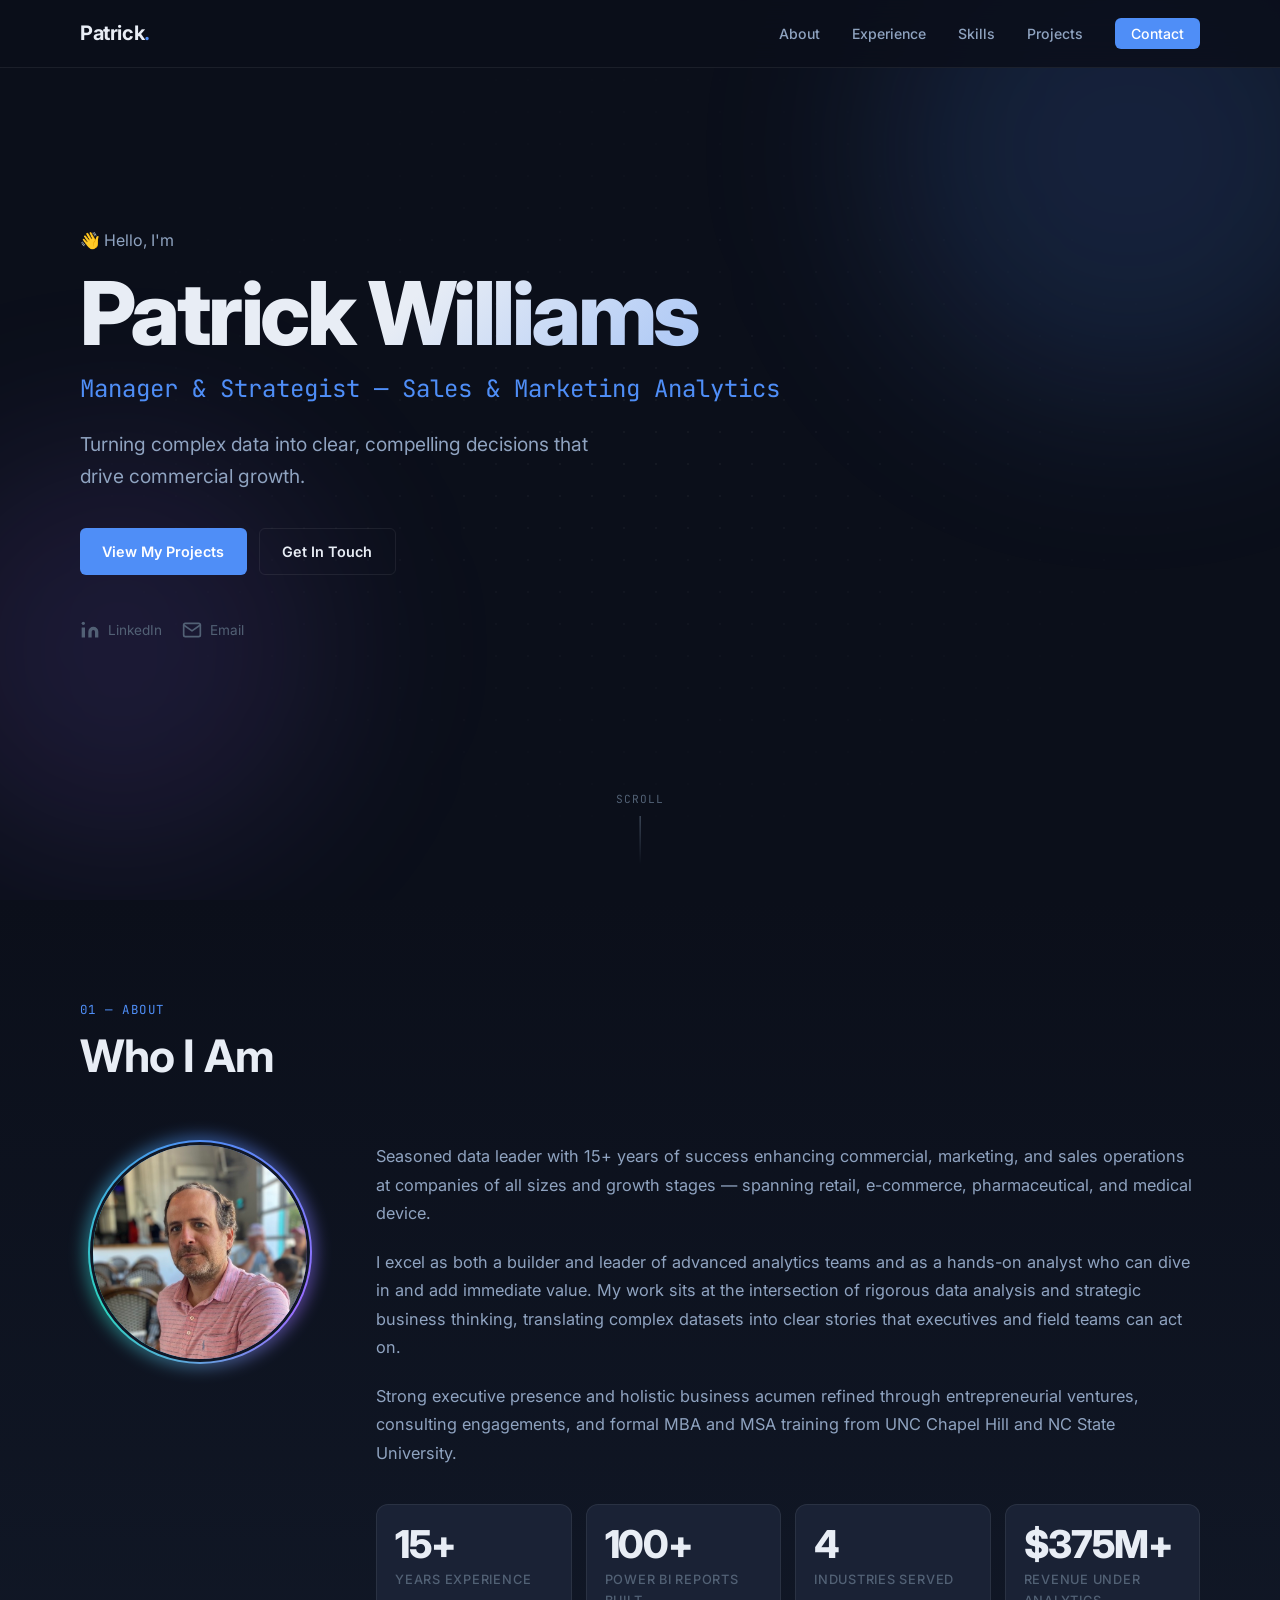
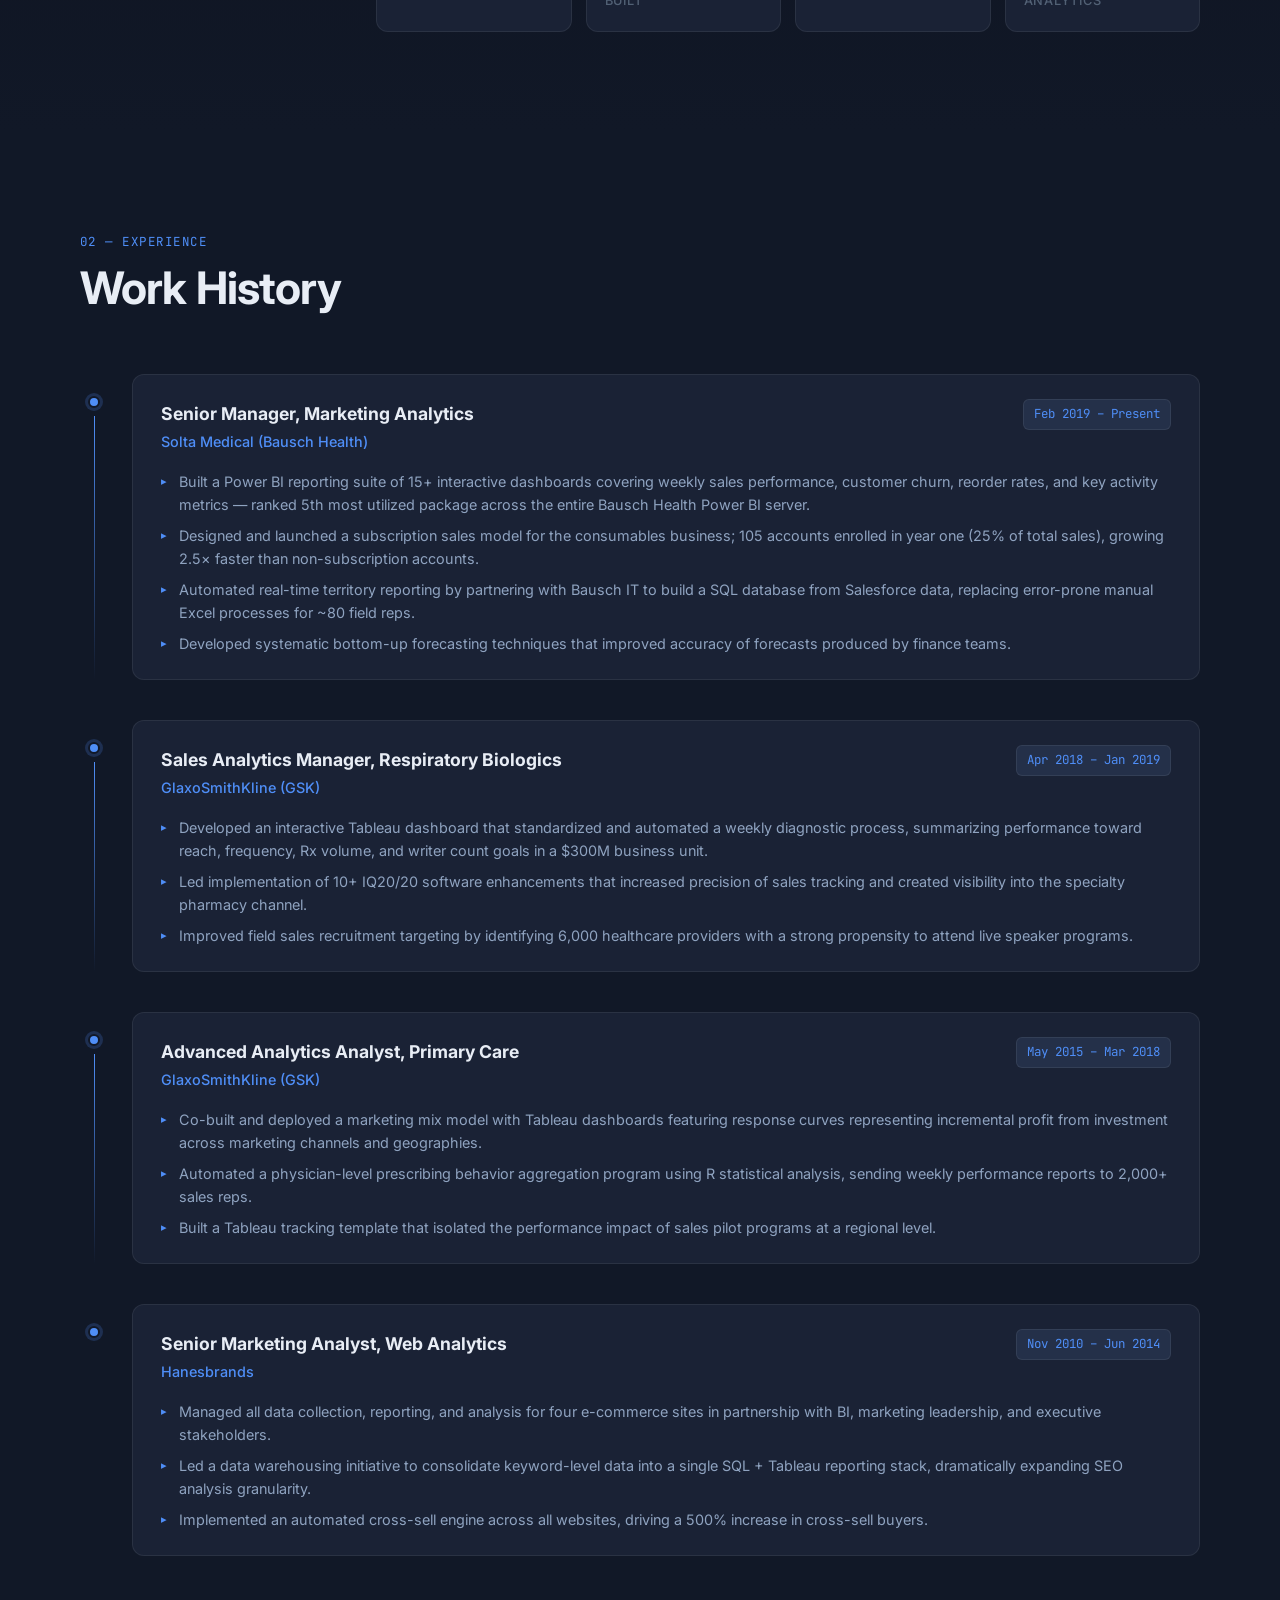
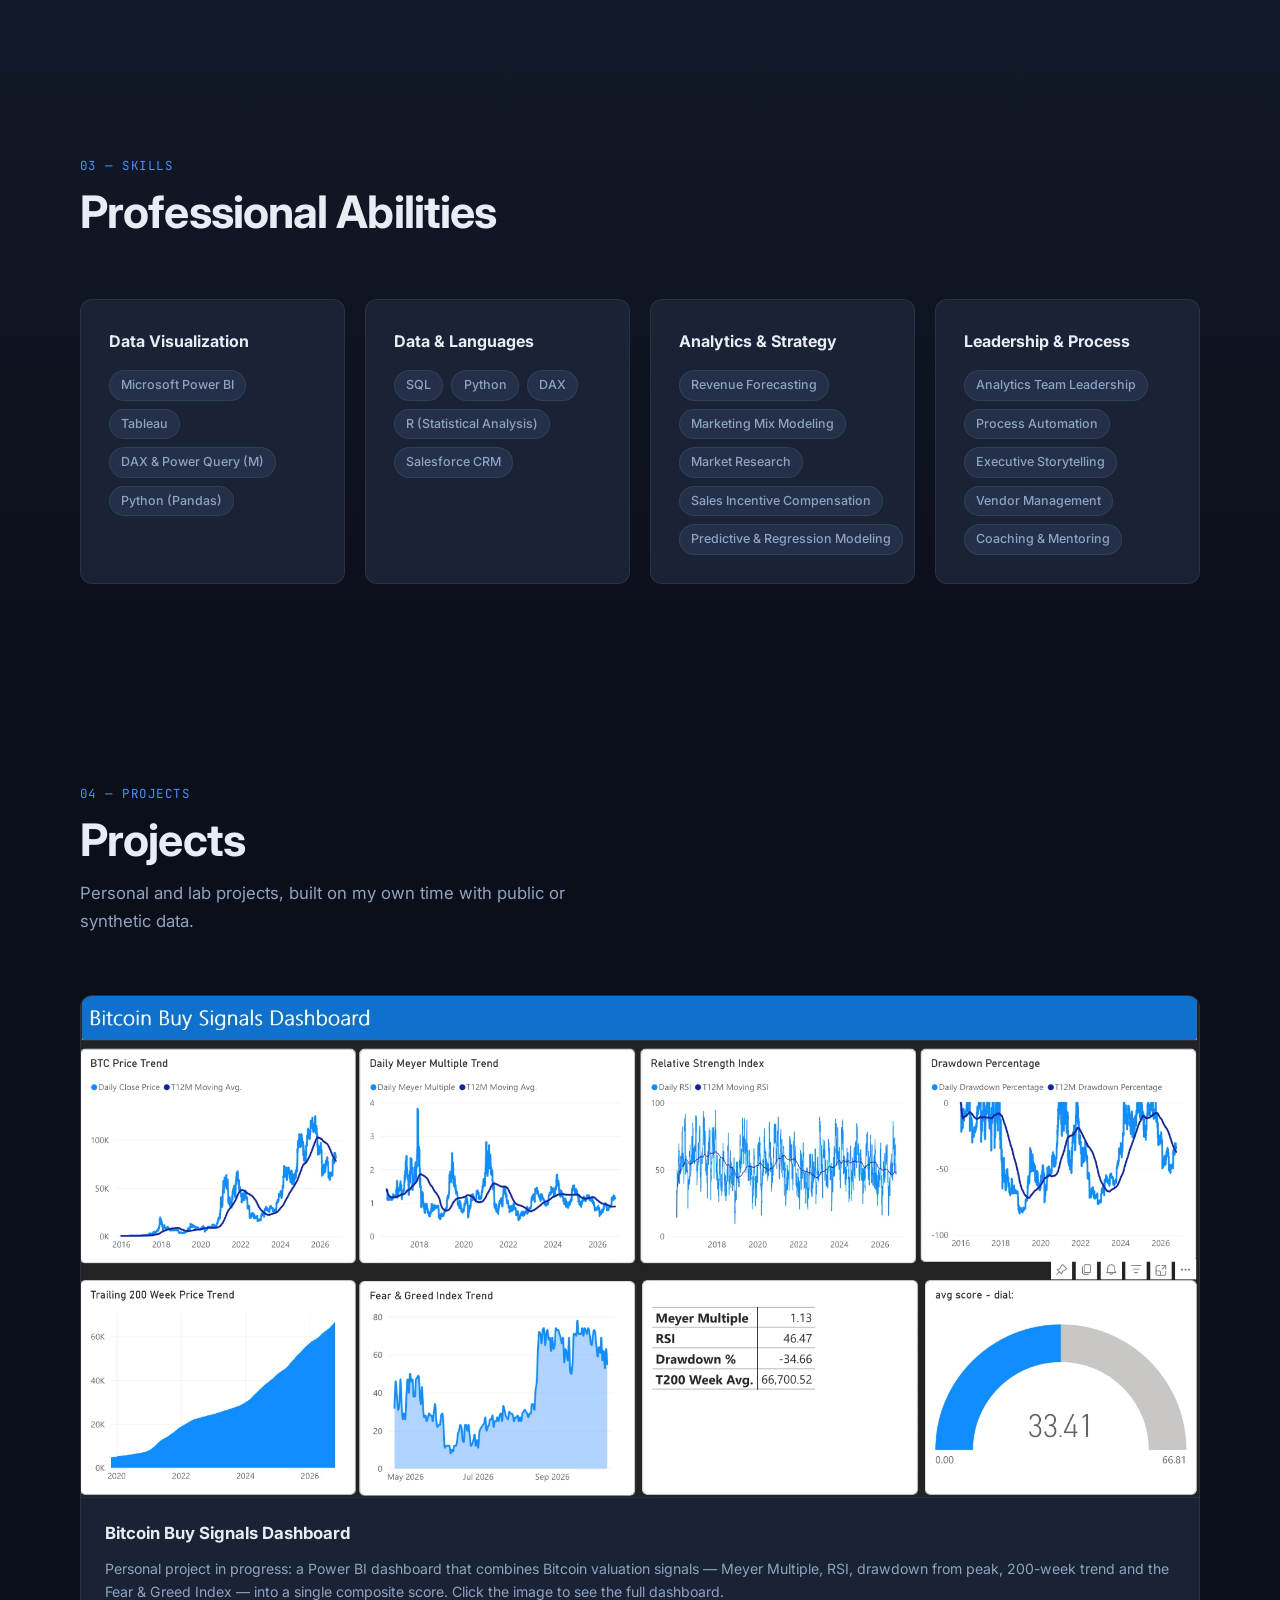
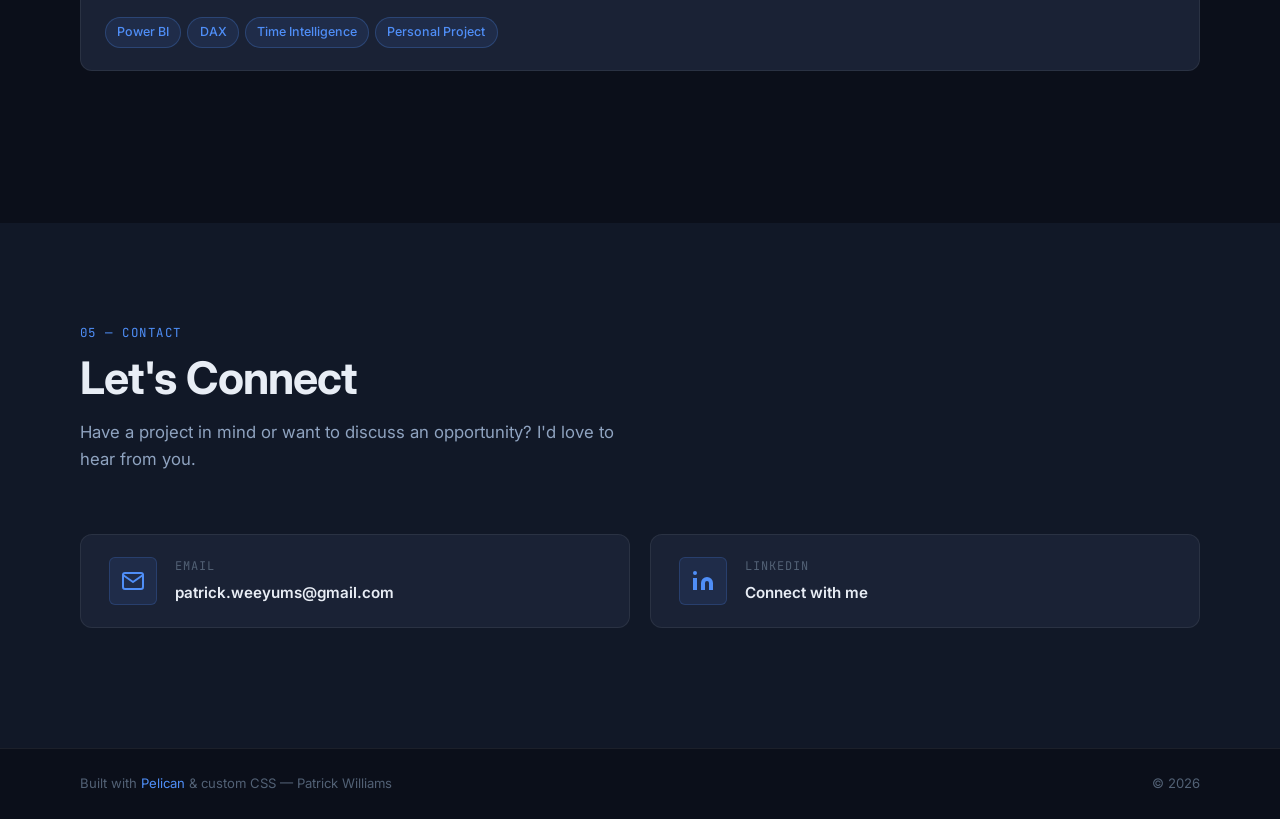
<file: index.html>
<!DOCTYPE html>
<html lang="en">
<head>
  <meta charset="UTF-8" />
  <meta name="viewport" content="width=device-width, initial-scale=1.0" />
  <title>Patrick Williams | Analytics & BI Leader</title>
  <link rel="preconnect" href="https://fonts.googleapis.com" />
  <link rel="preconnect" href="https://fonts.gstatic.com" crossorigin />
  <link href="https://fonts.googleapis.com/css2?family=Inter:wght@300;400;500;600;700&family=JetBrains+Mono:wght@400;500&display=swap" rel="stylesheet" />
  <link rel="stylesheet" href="theme/css/style.css" />
</head>
<body>

  <!-- ── NAV ── -->
  <nav class="nav" id="nav">
    <div class="nav__inner">
      <a href="#hero" class="nav__logo">Patrick<span class="accent">.</span></a>
      <ul class="nav__links">
        <li><a href="#about">About</a></li>
        <li><a href="#experience">Experience</a></li>
        <li><a href="#skills">Skills</a></li>
        <li><a href="#portfolio">Projects</a></li>
        <li><a href="#contact" class="nav__cta">Contact</a></li>
      </ul>
      <button class="nav__hamburger" id="hamburger" aria-label="Toggle menu">
        <span></span><span></span><span></span>
      </button>
    </div>
  </nav>

  <main>

    <!-- ── SECTION 1: HERO ── -->
    <section class="section hero" id="hero">
      <div class="hero__bg-grid" aria-hidden="true"></div>
      <div class="hero__glow hero__glow--blue" aria-hidden="true"></div>
      <div class="hero__glow hero__glow--purple" aria-hidden="true"></div>
      <div class="container hero__content">
        <p class="hero__eyebrow">👋 Hello, I'm</p>
        <h1 class="hero__name">Patrick Williams</h1>
        <h2 class="hero__title">Manager & Strategist — Sales & Marketing Analytics</h2>
        <p class="hero__tagline">Turning complex data into clear, compelling decisions that drive commercial growth.</p>
        <div class="hero__actions">
          <a href="#portfolio" class="btn btn--primary">View My Projects</a>
          <a href="#contact" class="btn btn--ghost">Get In Touch</a>
        </div>
        <div class="hero__social">
          <a href="https://www.linkedin.com/in/patrick-weeyums" target="_blank" rel="noopener" aria-label="LinkedIn">
            <svg xmlns="http://www.w3.org/2000/svg" width="20" height="20" viewBox="0 0 24 24" fill="currentColor"><path d="M16 8a6 6 0 0 1 6 6v7h-4v-7a2 2 0 0 0-2-2 2 2 0 0 0-2 2v7h-4v-7a6 6 0 0 1 6-6z"/><rect x="2" y="9" width="4" height="12"/><circle cx="4" cy="4" r="2"/></svg>
            LinkedIn
          </a>
          <a href="mailto:patrick.weeyums@gmail.com" aria-label="Email">
            <svg xmlns="http://www.w3.org/2000/svg" width="20" height="20" viewBox="0 0 24 24" fill="none" stroke="currentColor" stroke-width="2" stroke-linecap="round" stroke-linejoin="round"><path d="M4 4h16c1.1 0 2 .9 2 2v12c0 1.1-.9 2-2 2H4c-1.1 0-2-.9-2-2V6c0-1.1.9-2 2-2z"/><polyline points="22,6 12,13 2,6"/></svg>
            Email
          </a>
        </div>
      </div>
      <div class="hero__scroll-hint" aria-hidden="true">
        <span>Scroll</span>
        <div class="hero__scroll-line"></div>
      </div>
    </section>

    <!-- ── SECTION 2: ABOUT ── -->
    <section class="section about" id="about">
      <div class="container">
        <div class="section-header">
          <p class="section-label">01 &mdash; About</p>
          <h2 class="section-title">Who I Am</h2>
        </div>
        <div class="about__grid">

          <!-- HEADSHOT — replace placeholder with your image when ready -->
          <div class="about__photo-col">
            <div class="about__photo-wrap">
              <img src="theme/images/headshot.jpg" alt="Patrick Williams" class="about__photo" />
            </div>
          </div>

          <!-- BIO + STATS -->
          <div class="about__content">
            <div class="about__text">
              <p>Seasoned data leader with 15+ years of success enhancing commercial, marketing, and sales operations at companies of all sizes and growth stages — spanning retail, e-commerce, pharmaceutical, and medical device.</p>
              <p>I excel as both a builder and leader of advanced analytics teams and as a hands-on analyst who can dive in and add immediate value. My work sits at the intersection of rigorous data analysis and strategic business thinking, translating complex datasets into clear stories that executives and field teams can act on.</p>
              <p>Strong executive presence and holistic business acumen refined through entrepreneurial ventures, consulting engagements, and formal MBA and MSA training from UNC Chapel Hill and NC State University.</p>
            </div>
            <div class="about__stats">
              <div class="stat-card">
                <span class="stat-card__number">15+</span>
                <span class="stat-card__label">Years Experience</span>
              </div>
              <div class="stat-card">
                <span class="stat-card__number">100+</span>
                <span class="stat-card__label">Power BI Reports Built</span>
              </div>
              <div class="stat-card">
                <span class="stat-card__number">4</span>
                <span class="stat-card__label">Industries Served</span>
              </div>
              <div class="stat-card">
                <span class="stat-card__number">$375M+</span>
                <span class="stat-card__label">Revenue Under Analytics</span>
              </div>
            </div>
          </div>

        </div>
      </div>
    </section>

    <!-- ── SECTION 3: EXPERIENCE ── -->
    <section class="section experience" id="experience">
      <div class="container">
        <div class="section-header">
          <p class="section-label">02 &mdash; Experience</p>
          <h2 class="section-title">Work History</h2>
        </div>
        <div class="timeline">
          <div class="timeline__item">
            <div class="timeline__marker">
              <div class="timeline__dot"></div>
<div class="timeline__line"></div>            </div>
            <div class="timeline__card card">
              <div class="timeline__card-header">
                <div>
                  <h3 class="timeline__role">Senior Manager, Marketing Analytics</h3>
                  <p class="timeline__company">Solta Medical (Bausch Health)</p>
                </div>
                <span class="timeline__dates">Feb 2019 – Present</span>
              </div>
              <ul class="timeline__bullets">
                <li>Built a Power BI reporting suite of 15+ interactive dashboards covering weekly sales performance, customer churn, reorder rates, and key activity metrics — ranked 5th most utilized package across the entire Bausch Health Power BI server.</li>
                <li>Designed and launched a subscription sales model for the consumables business; 105 accounts enrolled in year one (25% of total sales), growing 2.5× faster than non-subscription accounts.</li>
                <li>Automated real-time territory reporting by partnering with Bausch IT to build a SQL database from Salesforce data, replacing error-prone manual Excel processes for ~80 field reps.</li>
                <li>Developed systematic bottom-up forecasting techniques that improved accuracy of forecasts produced by finance teams.</li>
              </ul>
            </div>
          </div>
          <div class="timeline__item">
            <div class="timeline__marker">
              <div class="timeline__dot"></div>
<div class="timeline__line"></div>            </div>
            <div class="timeline__card card">
              <div class="timeline__card-header">
                <div>
                  <h3 class="timeline__role">Sales Analytics Manager, Respiratory Biologics</h3>
                  <p class="timeline__company">GlaxoSmithKline (GSK)</p>
                </div>
                <span class="timeline__dates">Apr 2018 – Jan 2019</span>
              </div>
              <ul class="timeline__bullets">
                <li>Developed an interactive Tableau dashboard that standardized and automated a weekly diagnostic process, summarizing performance toward reach, frequency, Rx volume, and writer count goals in a $300M business unit.</li>
                <li>Led implementation of 10+ IQ20/20 software enhancements that increased precision of sales tracking and created visibility into the specialty pharmacy channel.</li>
                <li>Improved field sales recruitment targeting by identifying 6,000 healthcare providers with a strong propensity to attend live speaker programs.</li>
              </ul>
            </div>
          </div>
          <div class="timeline__item">
            <div class="timeline__marker">
              <div class="timeline__dot"></div>
<div class="timeline__line"></div>            </div>
            <div class="timeline__card card">
              <div class="timeline__card-header">
                <div>
                  <h3 class="timeline__role">Advanced Analytics Analyst, Primary Care</h3>
                  <p class="timeline__company">GlaxoSmithKline (GSK)</p>
                </div>
                <span class="timeline__dates">May 2015 – Mar 2018</span>
              </div>
              <ul class="timeline__bullets">
                <li>Co-built and deployed a marketing mix model with Tableau dashboards featuring response curves representing incremental profit from investment across marketing channels and geographies.</li>
                <li>Automated a physician-level prescribing behavior aggregation program using R statistical analysis, sending weekly performance reports to 2,000+ sales reps.</li>
                <li>Built a Tableau tracking template that isolated the performance impact of sales pilot programs at a regional level.</li>
              </ul>
            </div>
          </div>
          <div class="timeline__item">
            <div class="timeline__marker">
              <div class="timeline__dot"></div>
            </div>
            <div class="timeline__card card">
              <div class="timeline__card-header">
                <div>
                  <h3 class="timeline__role">Senior Marketing Analyst, Web Analytics</h3>
                  <p class="timeline__company">Hanesbrands</p>
                </div>
                <span class="timeline__dates">Nov 2010 – Jun 2014</span>
              </div>
              <ul class="timeline__bullets">
                <li>Managed all data collection, reporting, and analysis for four e-commerce sites in partnership with BI, marketing leadership, and executive stakeholders.</li>
                <li>Led a data warehousing initiative to consolidate keyword-level data into a single SQL + Tableau reporting stack, dramatically expanding SEO analysis granularity.</li>
                <li>Implemented an automated cross-sell engine across all websites, driving a 500% increase in cross-sell buyers.</li>
              </ul>
            </div>
          </div>
        </div>
      </div>
    </section>

    <!-- ── SECTION 4: SKILLS ── -->
    <section class="section skills" id="skills">
      <div class="container">
        <div class="section-header">
          <p class="section-label">03 &mdash; Skills</p>
          <h2 class="section-title">Professional Abilities</h2>
        </div>
        <div class="skills__grid">
          <div class="skill-card card">
            <h3 class="skill-card__category">Data Visualization</h3>
            <ul class="skill-card__items">
              <li><span class="pill">Microsoft Power BI</span></li>
              <li><span class="pill">Tableau</span></li>
              <li><span class="pill">DAX & Power Query (M)</span></li>
              <li><span class="pill">Python (Pandas)</span></li>
            </ul>
          </div>
          <div class="skill-card card">
            <h3 class="skill-card__category">Data & Languages</h3>
            <ul class="skill-card__items">
              <li><span class="pill">SQL</span></li>
              <li><span class="pill">Python</span></li>
              <li><span class="pill">DAX</span></li>
              <li><span class="pill">R (Statistical Analysis)</span></li>
              <li><span class="pill">Salesforce CRM</span></li>
            </ul>
          </div>
          <div class="skill-card card">
            <h3 class="skill-card__category">Analytics & Strategy</h3>
            <ul class="skill-card__items">
              <li><span class="pill">Revenue Forecasting</span></li>
              <li><span class="pill">Marketing Mix Modeling</span></li>
              <li><span class="pill">Market Research</span></li>
              <li><span class="pill">Sales Incentive Compensation</span></li>
              <li><span class="pill">Predictive & Regression Modeling</span></li>
            </ul>
          </div>
          <div class="skill-card card">
            <h3 class="skill-card__category">Leadership & Process</h3>
            <ul class="skill-card__items">
              <li><span class="pill">Analytics Team Leadership</span></li>
              <li><span class="pill">Process Automation</span></li>
              <li><span class="pill">Executive Storytelling</span></li>
              <li><span class="pill">Vendor Management</span></li>
              <li><span class="pill">Coaching & Mentoring</span></li>
            </ul>
          </div>
        </div>
      </div>
    </section>

    <!-- ── SECTION 5: POWER BI PORTFOLIO ── -->
    <section class="section portfolio" id="portfolio">
      <div class="container">
        <div class="section-header">
          <p class="section-label">04 &mdash; Projects</p>
          <h2 class="section-title">Projects</h2>
          <p class="section-subtitle">Personal and lab projects, built on my own time with public or synthetic data.</p>
        </div>

        <div class="portfolio__grid">
          <div class="portfolio-card card">
            <div class="portfolio-card__preview portfolio-card__preview--image">
              <a href="theme/images/portfolio/btc-buy-signals.webp" target="_blank" rel="noopener" class="portfolio-card__img-link">
                <img src="theme/images/portfolio/btc-buy-signals.webp" alt="Bitcoin Buy Signals Dashboard screenshot" class="portfolio-card__img" loading="lazy" />
              </a>
            </div>
            <div class="portfolio-card__body">
              <h3 class="portfolio-card__title">Bitcoin Buy Signals Dashboard</h3>
              <p class="portfolio-card__desc">Personal project in progress: a Power BI dashboard that combines Bitcoin valuation signals — Meyer Multiple, RSI, drawdown from peak, 200-week trend and the Fear & Greed Index — into a single composite score. Click the image to see the full dashboard.</p>
              <div class="portfolio-card__tags">
                <span class="pill pill--accent">Power BI</span>
                <span class="pill pill--accent">DAX</span>
                <span class="pill pill--accent">Time Intelligence</span>
                <span class="pill pill--accent">Personal Project</span>
              </div>
            </div>
          </div>
        </div>

      </div>
    </section>

    <!-- ── SECTION 5: CONTACT ── -->
    <section class="section contact" id="contact">
      <div class="container">
        <div class="section-header">
          <p class="section-label">05 &mdash; Contact</p>
          <h2 class="section-title">Let's Connect</h2>
          <p class="section-subtitle">Have a project in mind or want to discuss an opportunity? I'd love to hear from you.</p>
        </div>
        <div class="contact__links">
          <a href="mailto:patrick.weeyums@gmail.com" class="contact-link card">
            <div class="contact-link__icon">
              <svg xmlns="http://www.w3.org/2000/svg" width="24" height="24" viewBox="0 0 24 24" fill="none" stroke="currentColor" stroke-width="2" stroke-linecap="round" stroke-linejoin="round"><path d="M4 4h16c1.1 0 2 .9 2 2v12c0 1.1-.9 2-2 2H4c-1.1 0-2-.9-2-2V6c0-1.1.9-2 2-2z"/><polyline points="22,6 12,13 2,6"/></svg>
            </div>
            <div>
              <p class="contact-link__label">Email</p>
              <p class="contact-link__value">patrick.weeyums@gmail.com</p>
            </div>
          </a>
          <a href="https://www.linkedin.com/in/patrick-weeyums" target="_blank" rel="noopener" class="contact-link card">
            <div class="contact-link__icon">
              <svg xmlns="http://www.w3.org/2000/svg" width="24" height="24" viewBox="0 0 24 24" fill="currentColor"><path d="M16 8a6 6 0 0 1 6 6v7h-4v-7a2 2 0 0 0-2-2 2 2 0 0 0-2 2v7h-4v-7a6 6 0 0 1 6-6z"/><rect x="2" y="9" width="4" height="12"/><circle cx="4" cy="4" r="2"/></svg>
            </div>
            <div>
              <p class="contact-link__label">LinkedIn</p>
              <p class="contact-link__value">Connect with me</p>
            </div>
          </a>
        </div>
      </div>
    </section>

  </main>

  <!-- ── FOOTER ── -->
  <footer class="footer">
    <div class="container footer__inner">
      <p>Built with <a href="https://getpelican.com" target="_blank" rel="noopener">Pelican</a> &amp; custom CSS &mdash; Patrick Williams</p>
      <p class="footer__year">© 2026</p>
    </div>
  </footer>

  <script src="theme/js/main.js"></script>
</body>
</html>
</file>
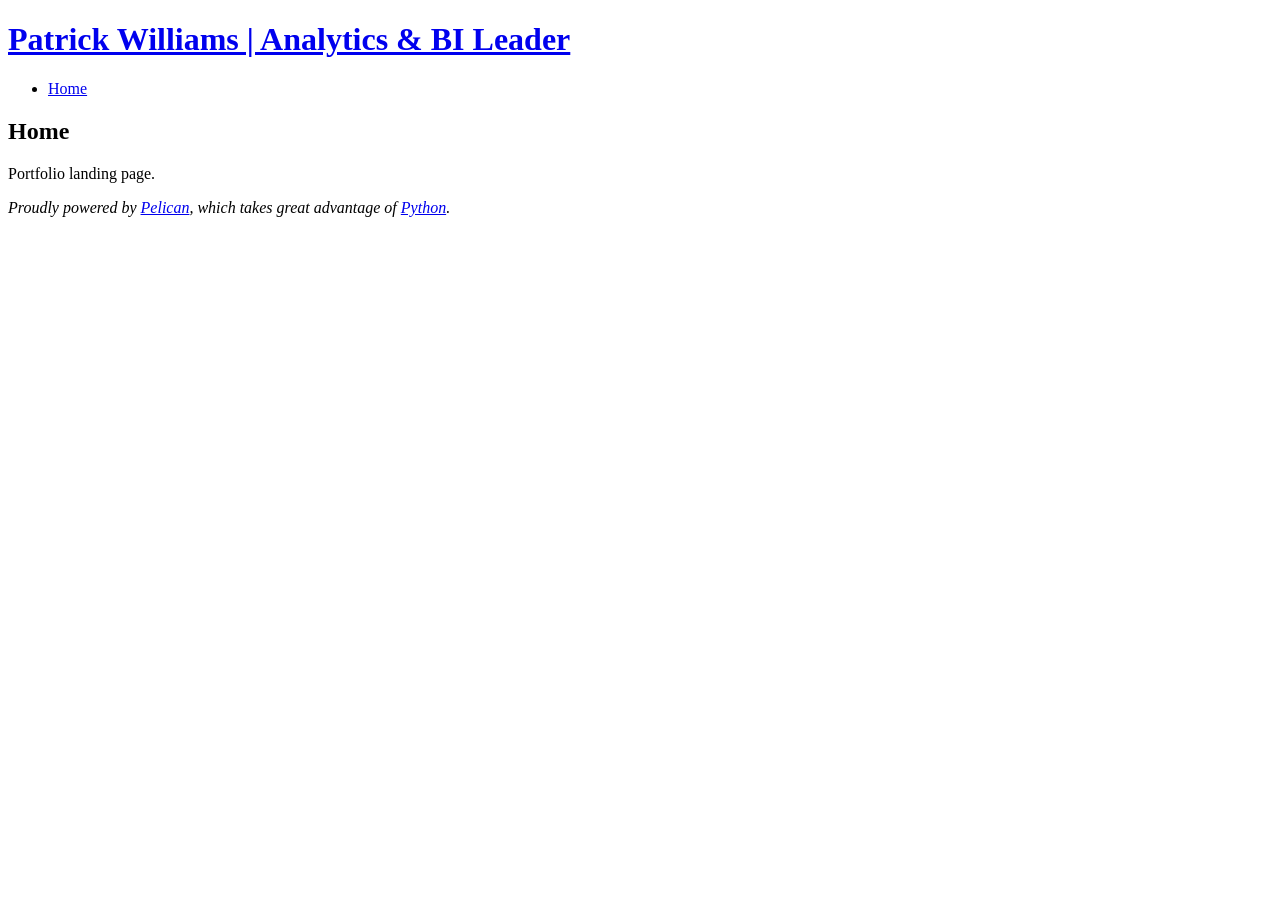
<file: pages/home.html>
<!DOCTYPE html>
<html lang="en">
  <head>
        <title>Patrick Williams | Analytics & BI Leader - Home</title>
      <meta charset="utf-8" />
      <meta name="generator" content="Pelican" />
      <meta name="viewport" content="width=device-width, initial-scale=1.0">


  </head>

  <body>
      <header>
          <hgroup><h1><a href="https://www.weeeyums.com/">Patrick Williams | Analytics & BI Leader</a></h1></hgroup>
          <nav><ul>
                <li><a href="https://www.weeeyums.com/pages/home.html"  aria-current="page" >Home</a></li>
          </ul></nav>
      </header>
      <main>
  <article>
    <header>
      <h2>Home</h2>
    </header>
    

    <p>Portfolio landing page.</p>

  </article>
      </main>
      <footer>
          <address>
            Proudly powered by <a rel="nofollow" href="https://getpelican.com/">Pelican</a>,
            which takes great advantage of <a rel="nofollow" href="https://www.python.org/">Python</a>.
          </address>
      </footer>
  </body>
</html>
</file>
<file: theme/css/style.css>
/* ══════════════════════════════════════════
   DARK PORTFOLIO — STYLE SHEET
   ══════════════════════════════════════════ */

/* ── TOKENS ── */
:root {
  --bg-base:        #0b0f1a;
  --bg-surface:     #111827;
  --bg-card:        #1a2235;
  --bg-card-hover:  #1f2a42;
  --bg-pill:        #243049;

  --text-primary:   #e8edf5;
  --text-secondary: #8fa3c0;
  --text-muted:     #526175;

  --accent-blue:    #4f8ef7;
  --accent-purple:  #9b6dff;
  --accent-teal:    #2dd4bf;

  --border:         rgba(255, 255, 255, 0.07);
  --border-hover:   rgba(79, 142, 247, 0.3);

  --glow-blue:      rgba(79, 142, 247, 0.15);
  --glow-purple:    rgba(155, 109, 255, 0.12);

  --radius-sm:      6px;
  --radius-md:      12px;
  --radius-lg:      18px;

  --nav-h:          68px;
  --transition:     0.2s ease;
  --transition-md:  0.35s cubic-bezier(0.4, 0, 0.2, 1);

  --font-sans:      'Inter', system-ui, -apple-system, sans-serif;
  --font-mono:      'JetBrains Mono', 'Fira Code', monospace;
}

/* ── RESET ── */
*, *::before, *::after { box-sizing: border-box; margin: 0; padding: 0; }

html {
  scroll-behavior: smooth;
  scroll-padding-top: var(--nav-h);
}

body {
  font-family: var(--font-sans);
  background-color: var(--bg-base);
  color: var(--text-primary);
  line-height: 1.65;
  font-size: 16px;
  -webkit-font-smoothing: antialiased;
  overflow-x: hidden;
}

a { color: inherit; text-decoration: none; }
ul { list-style: none; }
img { display: block; max-width: 100%; }

/* ── CONTAINER ── */
.container {
  width: min(1120px, 100% - 3rem);
  margin-inline: auto;
}

/* ── SECTION BASE ── */
.section {
  padding-block: 100px;
}

.section-header {
  margin-bottom: 60px;
}

.section-label {
  font-family: var(--font-mono);
  font-size: 0.78rem;
  color: var(--accent-blue);
  letter-spacing: 0.12em;
  text-transform: uppercase;
  margin-bottom: 10px;
}

.section-title {
  font-size: clamp(2rem, 4vw, 2.8rem);
  font-weight: 700;
  color: var(--text-primary);
  line-height: 1.15;
  letter-spacing: -0.02em;
}

.section-subtitle {
  margin-top: 14px;
  font-size: 1.05rem;
  color: var(--text-secondary);
  max-width: 560px;
}

/* ── ACCENT COLOR ── */
.accent { color: var(--accent-blue); }

/* ── CARD BASE ── */
.card {
  background: var(--bg-card);
  border: 1px solid var(--border);
  border-radius: var(--radius-md);
  transition: border-color var(--transition), background var(--transition), transform var(--transition-md), box-shadow var(--transition-md);
}

.card:hover {
  border-color: var(--border-hover);
  background: var(--bg-card-hover);
  transform: translateY(-2px);
  box-shadow: 0 12px 40px rgba(0, 0, 0, 0.4), 0 0 0 1px var(--border-hover);
}

/* ── BUTTONS ── */
.btn {
  display: inline-flex;
  align-items: center;
  gap: 8px;
  padding: 0.65rem 1.4rem;
  border-radius: var(--radius-sm);
  font-weight: 600;
  font-size: 0.9rem;
  cursor: pointer;
  border: none;
  transition: all var(--transition);
  white-space: nowrap;
}

.btn--primary {
  background: var(--accent-blue);
  color: #fff;
  box-shadow: 0 0 0 0 rgba(79, 142, 247, 0.4);
}

.btn--primary:hover {
  background: #6ba3f9;
  box-shadow: 0 0 20px rgba(79, 142, 247, 0.35);
  transform: translateY(-1px);
}

.btn--ghost {
  background: transparent;
  color: var(--text-primary);
  border: 1px solid var(--border);
}

.btn--ghost:hover {
  border-color: var(--accent-blue);
  color: var(--accent-blue);
  background: rgba(79, 142, 247, 0.06);
}

.btn--large {
  padding: 0.85rem 2rem;
  font-size: 1rem;
}

/* ── PILL TAGS ── */
.pill {
  display: inline-block;
  padding: 0.25rem 0.7rem;
  background: var(--bg-pill);
  border: 1px solid var(--border);
  border-radius: 99px;
  font-size: 0.78rem;
  font-weight: 500;
  color: var(--text-secondary);
  white-space: nowrap;
}

.pill--accent {
  background: rgba(79, 142, 247, 0.1);
  border-color: rgba(79, 142, 247, 0.25);
  color: var(--accent-blue);
}

/* ══════════════════════════════════════════
   NAV
   ══════════════════════════════════════════ */
.nav {
  position: fixed;
  top: 0;
  left: 0;
  right: 0;
  z-index: 100;
  height: var(--nav-h);
  background: rgba(11, 15, 26, 0.85);
  backdrop-filter: blur(16px);
  -webkit-backdrop-filter: blur(16px);
  border-bottom: 1px solid var(--border);
  transition: box-shadow var(--transition);
}

.nav.scrolled {
  box-shadow: 0 4px 30px rgba(0, 0, 0, 0.4);
}

.nav__inner {
  display: flex;
  align-items: center;
  justify-content: space-between;
  height: 100%;
  width: min(1120px, 100% - 3rem);
  margin-inline: auto;
}

.nav__logo {
  font-size: 1.25rem;
  font-weight: 700;
  letter-spacing: -0.02em;
  color: var(--text-primary);
  transition: color var(--transition);
}

.nav__logo:hover { color: var(--accent-blue); }

.nav__links {
  display: flex;
  align-items: center;
  gap: 2rem;
}

.nav__links a {
  font-size: 0.88rem;
  font-weight: 500;
  color: var(--text-secondary);
  transition: color var(--transition);
  position: relative;
}

.nav__links a::after {
  content: '';
  position: absolute;
  bottom: -3px;
  left: 0;
  width: 0;
  height: 1.5px;
  background: var(--accent-blue);
  transition: width var(--transition);
}

.nav__links a:hover,
.nav__links a.active {
  color: var(--text-primary);
}

.nav__links a:hover::after,
.nav__links a.active::after {
  width: 100%;
}

.nav__cta {
  padding: 0.45rem 1rem !important;
  background: var(--accent-blue) !important;
  color: #fff !important;
  border-radius: var(--radius-sm) !important;
}

.nav__cta:hover { background: #6ba3f9 !important; }
.nav__cta::after { display: none !important; }

.nav__hamburger {
  display: none;
  flex-direction: column;
  gap: 5px;
  background: none;
  border: none;
  cursor: pointer;
  padding: 4px;
}

.nav__hamburger span {
  display: block;
  width: 22px;
  height: 2px;
  background: var(--text-primary);
  border-radius: 2px;
  transition: transform var(--transition), opacity var(--transition);
}

/* ══════════════════════════════════════════
   HERO
   ══════════════════════════════════════════ */
.hero {
  min-height: 100vh;
  display: flex;
  align-items: center;
  position: relative;
  overflow: hidden;
  padding-top: var(--nav-h);
}

/* Subtle dot grid */
.hero__bg-grid {
  position: absolute;
  inset: 0;
  background-image:
    radial-gradient(circle, rgba(255,255,255,0.045) 1px, transparent 1px);
  background-size: 32px 32px;
  mask-image: radial-gradient(ellipse at center, black 0%, transparent 70%);
}

/* Ambient glow blobs */
.hero__glow {
  position: absolute;
  border-radius: 50%;
  filter: blur(90px);
  pointer-events: none;
}

.hero__glow--blue {
  width: 500px;
  height: 500px;
  background: var(--glow-blue);
  top: -100px;
  right: -100px;
}

.hero__glow--purple {
  width: 400px;
  height: 400px;
  background: var(--glow-purple);
  bottom: 50px;
  left: -80px;
}

.hero__content {
  position: relative;
  z-index: 2;
  padding-block: 80px;
}

.hero__eyebrow {
  font-size: 1rem;
  color: var(--text-secondary);
  margin-bottom: 16px;
  font-weight: 400;
}

.hero__name {
  font-size: clamp(3rem, 8vw, 5.5rem);
  font-weight: 800;
  letter-spacing: -0.04em;
  line-height: 1;
  color: var(--text-primary);
  margin-bottom: 12px;
  background: linear-gradient(135deg, #e8edf5 30%, var(--accent-blue) 100%);
  -webkit-background-clip: text;
  -webkit-text-fill-color: transparent;
  background-clip: text;
}

.hero__title {
  font-size: clamp(1.1rem, 2.5vw, 1.5rem);
  font-weight: 400;
  color: var(--accent-blue);
  font-family: var(--font-mono);
  margin-bottom: 20px;
}

.hero__tagline {
  font-size: clamp(1rem, 1.8vw, 1.2rem);
  color: var(--text-secondary);
  max-width: 520px;
  margin-bottom: 36px;
}

.hero__actions {
  display: flex;
  gap: 12px;
  flex-wrap: wrap;
  margin-bottom: 44px;
}

.hero__social {
  display: flex;
  gap: 20px;
}

.hero__social a {
  display: inline-flex;
  align-items: center;
  gap: 8px;
  font-size: 0.85rem;
  color: var(--text-muted);
  transition: color var(--transition);
}

.hero__social a:hover { color: var(--accent-blue); }

.hero__scroll-hint {
  position: absolute;
  bottom: 36px;
  left: 50%;
  transform: translateX(-50%);
  display: flex;
  flex-direction: column;
  align-items: center;
  gap: 8px;
  color: var(--text-muted);
  font-size: 0.7rem;
  letter-spacing: 0.1em;
  text-transform: uppercase;
  font-family: var(--font-mono);
  animation: fadeInUp 1s ease 0.8s both;
}

.hero__scroll-line {
  width: 1px;
  height: 48px;
  background: linear-gradient(to bottom, var(--text-muted), transparent);
  animation: scrollPulse 2s ease-in-out infinite;
}

@keyframes scrollPulse {
  0%, 100% { opacity: 0.4; transform: scaleY(1); }
  50% { opacity: 1; transform: scaleY(0.7); }
}

@keyframes fadeInUp {
  from { opacity: 0; transform: translateX(-50%) translateY(16px); }
  to { opacity: 1; transform: translateX(-50%) translateY(0); }
}

/* ══════════════════════════════════════════
   ABOUT
   ══════════════════════════════════════════ */
.about {
  background: linear-gradient(180deg, var(--bg-base) 0%, var(--bg-surface) 100%);
}

.about__grid {
  display: grid;
  grid-template-columns: 240px 1fr;
  gap: 56px;
  align-items: start;
}

/* ── PHOTO COLUMN ── */
.about__photo-col {
  display: flex;
  justify-content: center;
}

.about__photo-wrap {
  position: relative;
  width: 220px;
  height: 220px;
  flex-shrink: 0;
}

/* Glow ring behind the photo */
.about__photo-wrap::before {
  content: '';
  position: absolute;
  inset: -6px;
  border-radius: 50%;
  background: conic-gradient(
    var(--accent-blue) 0deg,
    var(--accent-purple) 120deg,
    var(--accent-teal) 240deg,
    var(--accent-blue) 360deg
  );
  opacity: 0.5;
  filter: blur(8px);
  z-index: 0;
  animation: rotatGlow 8s linear infinite;
}

/* Thin border ring */
.about__photo-wrap::after {
  content: '';
  position: absolute;
  inset: -2px;
  border-radius: 50%;
  background: conic-gradient(
    var(--accent-blue),
    var(--accent-purple),
    var(--accent-teal),
    var(--accent-blue)
  );
  z-index: 1;
  animation: rotatGlow 8s linear infinite;
}

@keyframes rotatGlow {
  from { transform: rotate(0deg); }
  to   { transform: rotate(360deg); }
}

/* Real photo */
.about__photo {
  position: relative;
  z-index: 2;
  width: 220px;
  height: 220px;
  border-radius: 50%;
  object-fit: cover;
  object-position: center top;
  border: 3px solid var(--bg-surface);
  display: block;
}

/* Placeholder shown until real photo is added */
.about__photo-placeholder {
  position: relative;
  z-index: 2;
  width: 220px;
  height: 220px;
  border-radius: 50%;
  background: var(--bg-card);
  border: 3px solid var(--bg-surface);
  display: flex;
  flex-direction: column;
  align-items: center;
  justify-content: center;
  gap: 10px;
  color: var(--text-muted);
  font-size: 0.72rem;
  font-family: var(--font-mono);
  letter-spacing: 0.05em;
}

.about__photo-placeholder svg {
  opacity: 0.35;
  color: var(--accent-blue);
}

/* ── BIO + STATS COLUMN ── */
.about__content {
  display: flex;
  flex-direction: column;
  gap: 36px;
}

.about__text p {
  color: var(--text-secondary);
  margin-bottom: 20px;
  font-size: 1.02rem;
  line-height: 1.75;
}

.about__text p:last-child { margin-bottom: 0; }

.about__stats {
  display: grid;
  grid-template-columns: repeat(4, 1fr);
  gap: 14px;
}

.stat-card {
  background: var(--bg-card);
  border: 1px solid var(--border);
  border-radius: var(--radius-md);
  padding: 20px 18px;
  display: flex;
  flex-direction: column;
  gap: 6px;
  transition: border-color var(--transition), transform var(--transition-md);
}

.stat-card:hover {
  border-color: var(--border-hover);
  transform: translateY(-3px);
}

.stat-card__number {
  font-size: 2.4rem;
  font-weight: 800;
  color: var(--text-primary);
  line-height: 1;
  letter-spacing: -0.03em;
}

.stat-card__label {
  font-size: 0.8rem;
  color: var(--text-muted);
  font-weight: 500;
  text-transform: uppercase;
  letter-spacing: 0.06em;
}

/* ══════════════════════════════════════════
   EXPERIENCE (TIMELINE)
   ══════════════════════════════════════════ */
.experience {
  background: var(--bg-surface);
}

.timeline {
  display: flex;
  flex-direction: column;
  gap: 0;
}

.timeline__item {
  display: grid;
  grid-template-columns: 28px 1fr;
  gap: 0 24px;
  padding-bottom: 40px;
}

.timeline__item:last-child { padding-bottom: 0; }

.timeline__marker {
  display: flex;
  flex-direction: column;
  align-items: center;
  padding-top: 22px;
}

.timeline__dot {
  width: 12px;
  height: 12px;
  border-radius: 50%;
  background: var(--accent-blue);
  border: 2px solid var(--bg-surface);
  box-shadow: 0 0 0 3px rgba(79, 142, 247, 0.2);
  flex-shrink: 0;
  position: relative;
  z-index: 1;
}

.timeline__line {
  flex: 1;
  width: 1px;
  background: linear-gradient(to bottom, var(--accent-blue), transparent);
  margin-top: 8px;
  min-height: 40px;
}

.timeline__card {
  padding: 24px 28px;
}

.timeline__card-header {
  display: flex;
  justify-content: space-between;
  align-items: flex-start;
  gap: 16px;
  margin-bottom: 16px;
  flex-wrap: wrap;
}

.timeline__role {
  font-size: 1.1rem;
  font-weight: 700;
  color: var(--text-primary);
  margin-bottom: 2px;
}

.timeline__company {
  font-size: 0.9rem;
  color: var(--accent-blue);
  font-weight: 500;
}

.timeline__dates {
  font-family: var(--font-mono);
  font-size: 0.78rem;
  color: var(--accent-blue);
  white-space: nowrap;
  padding: 4px 10px;
  background: var(--bg-pill);
  border-radius: var(--radius-sm);
  border: 1px solid var(--border);
}

.timeline__bullets {
  display: flex;
  flex-direction: column;
  gap: 8px;
}

.timeline__bullets li {
  font-size: 0.9rem;
  color: var(--text-secondary);
  padding-left: 18px;
  position: relative;
  line-height: 1.6;
}

.timeline__bullets li::before {
  content: '▸';
  position: absolute;
  left: 0;
  color: var(--accent-blue);
  font-size: 0.7rem;
  top: 3px;
}

/* ══════════════════════════════════════════
   SKILLS
   ══════════════════════════════════════════ */
.skills {
  background: linear-gradient(180deg, var(--bg-surface) 0%, var(--bg-base) 100%);
}

.skills__grid {
  display: grid;
  grid-template-columns: repeat(auto-fit, minmax(240px, 1fr));
  gap: 20px;
}

.skill-card {
  padding: 28px;
}

.skill-card__icon {
  font-size: 2rem;
  margin-bottom: 14px;
  display: block;
}

.skill-card__category {
  font-size: 1rem;
  font-weight: 700;
  color: var(--text-primary);
  margin-bottom: 16px;
}

.skill-card__items {
  display: flex;
  flex-wrap: wrap;
  gap: 8px;
}

/* ══════════════════════════════════════════
   PORTFOLIO
   ══════════════════════════════════════════ */
.portfolio {
  background: var(--bg-base);
}

.portfolio__grid {
  display: grid;
  grid-template-columns: repeat(auto-fit, minmax(300px, 1fr));
  gap: 20px;
  margin-bottom: 52px;
}

.portfolio-card {
  overflow: hidden;
  display: flex;
  flex-direction: column;
}

.portfolio-card__preview {
  height: 160px;
  background: linear-gradient(135deg, #111d33 0%, #162244 100%);
  border-bottom: 1px solid var(--border);
  display: flex;
  align-items: center;
  justify-content: center;
}

.portfolio-card__preview-inner {
  display: flex;
  flex-direction: column;
  align-items: center;
  gap: 10px;
  color: var(--text-muted);
  font-size: 0.78rem;
  font-family: var(--font-mono);
}

/* Screenshot cards show the whole image at its natural shape */
.portfolio-card__preview--image {
  height: auto;
}

.portfolio-card__preview--image .portfolio-card__img {
  height: auto;
}

.portfolio-card__img-link {
  display: block;
  width: 100%;
  height: 100%;
}

.portfolio-card__img {
  width: 100%;
  height: 100%;
  object-fit: cover;
  object-position: left top;
  display: block;
  transition: transform 0.3s ease;
}

.portfolio-card__img-link:hover .portfolio-card__img {
  transform: scale(1.03);
}

.portfolio-card__icon {
  color: var(--accent-blue);
  opacity: 0.7;
}

.portfolio-card__body {
  padding: 22px 24px;
  flex: 1;
  display: flex;
  flex-direction: column;
  gap: 10px;
}

.portfolio-card__title {
  font-size: 1.05rem;
  font-weight: 700;
  color: var(--text-primary);
}

.portfolio-card__desc {
  font-size: 0.88rem;
  color: var(--text-secondary);
  line-height: 1.6;
  flex: 1;
}

.portfolio-card__tags {
  display: flex;
  flex-wrap: wrap;
  gap: 6px;
  margin-top: 4px;
}

.portfolio__cta {
  text-align: center;
}

/* ══════════════════════════════════════════
   CONTACT
   ══════════════════════════════════════════ */
.contact {
  background: var(--bg-surface);
  padding-bottom: 120px;
}

.contact__links {
  display: flex;
  gap: 20px;
  flex-wrap: wrap;
}

.contact-link {
  display: flex;
  align-items: center;
  gap: 18px;
  padding: 22px 28px;
  flex: 1;
  min-width: 240px;
  cursor: pointer;
  transition: border-color var(--transition), transform var(--transition-md);
}

.contact-link__icon {
  width: 48px;
  height: 48px;
  border-radius: var(--radius-sm);
  background: rgba(79, 142, 247, 0.1);
  border: 1px solid rgba(79, 142, 247, 0.2);
  display: flex;
  align-items: center;
  justify-content: center;
  color: var(--accent-blue);
  flex-shrink: 0;
}

.contact-link__label {
  font-size: 0.75rem;
  text-transform: uppercase;
  letter-spacing: 0.08em;
  color: var(--text-muted);
  font-family: var(--font-mono);
  margin-bottom: 3px;
}

.contact-link__value {
  font-size: 0.95rem;
  font-weight: 600;
  color: var(--text-primary);
}

/* ══════════════════════════════════════════
   FOOTER
   ══════════════════════════════════════════ */
.footer {
  background: var(--bg-base);
  border-top: 1px solid var(--border);
  padding-block: 24px;
}

.footer__inner {
  display: flex;
  justify-content: space-between;
  align-items: center;
  flex-wrap: wrap;
  gap: 8px;
  font-size: 0.82rem;
  color: var(--text-muted);
}

.footer__inner a {
  color: var(--accent-blue);
  transition: color var(--transition);
}

.footer__inner a:hover { color: #fff; }

/* ══════════════════════════════════════════
   SCROLL REVEAL ANIMATIONS
   ══════════════════════════════════════════ */
.reveal {
  opacity: 0;
  transform: translateY(24px);
  transition: opacity 0.6s ease, transform 0.6s ease;
}

.reveal.visible {
  opacity: 1;
  transform: translateY(0);
}

.reveal--delay-1 { transition-delay: 0.1s; }
.reveal--delay-2 { transition-delay: 0.2s; }
.reveal--delay-3 { transition-delay: 0.3s; }

/* ══════════════════════════════════════════
   RESPONSIVE
   ══════════════════════════════════════════ */
@media (max-width: 900px) {
  .about__grid {
    grid-template-columns: 1fr;
    gap: 40px;
  }

  .about__photo-col {
    justify-content: flex-start;
  }

  .about__stats {
    grid-template-columns: repeat(2, 1fr);
  }

  .nav__links {
    display: none;
    position: absolute;
    top: var(--nav-h);
    left: 0;
    right: 0;
    flex-direction: column;
    background: var(--bg-surface);
    border-bottom: 1px solid var(--border);
    padding: 20px;
    gap: 16px;
    align-items: flex-start;
  }

  .nav__links.open { display: flex; }
  .nav__hamburger { display: flex; }
}

@media (max-width: 600px) {
  .section { padding-block: 72px; }

  .about__stats { grid-template-columns: 1fr 1fr; }

  .about__photo-wrap,
  .about__photo,
  .about__photo-placeholder {
    width: 160px;
    height: 160px;
  }

  .hero__scroll-hint { display: none; }

  .timeline__item {
    grid-template-columns: 1fr;
  }
  .timeline__marker { display: none; }

  .contact__links { flex-direction: column; }
}
</file>
